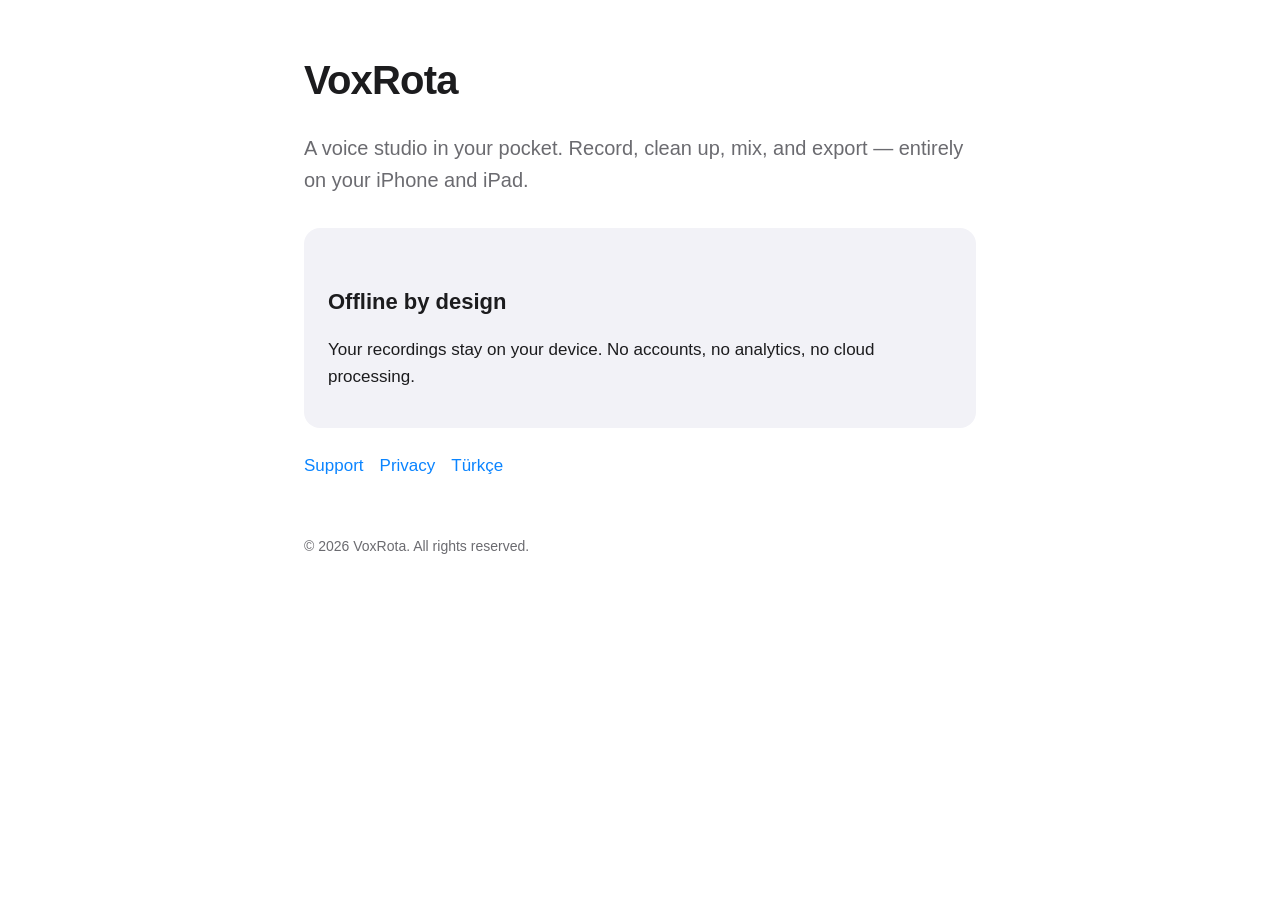
<file: index.html>
<!doctype html>
<html lang="en">
<head>
<meta charset="utf-8">
<meta name="viewport" content="width=device-width, initial-scale=1">
<title>VoxRota: Voice Studio</title>
<link rel="stylesheet" href="style.css">
</head>
<body>
<main>
  <h1>VoxRota</h1>
  <p class="lead">A voice studio in your pocket. Record, clean up, mix, and export — entirely on your iPhone and iPad.</p>
  <div class="card">
    <h2>Offline by design</h2>
    <p>Your recordings stay on your device. No accounts, no analytics, no cloud processing.</p>
  </div>
  <nav>
    <a href="support.html">Support</a>
    <a href="privacy.html">Privacy</a>
    <a href="tr/">Türkçe</a>
  </nav>
  <footer>© 2026 VoxRota. All rights reserved.</footer>
</main>
</body>
</html>
</file>
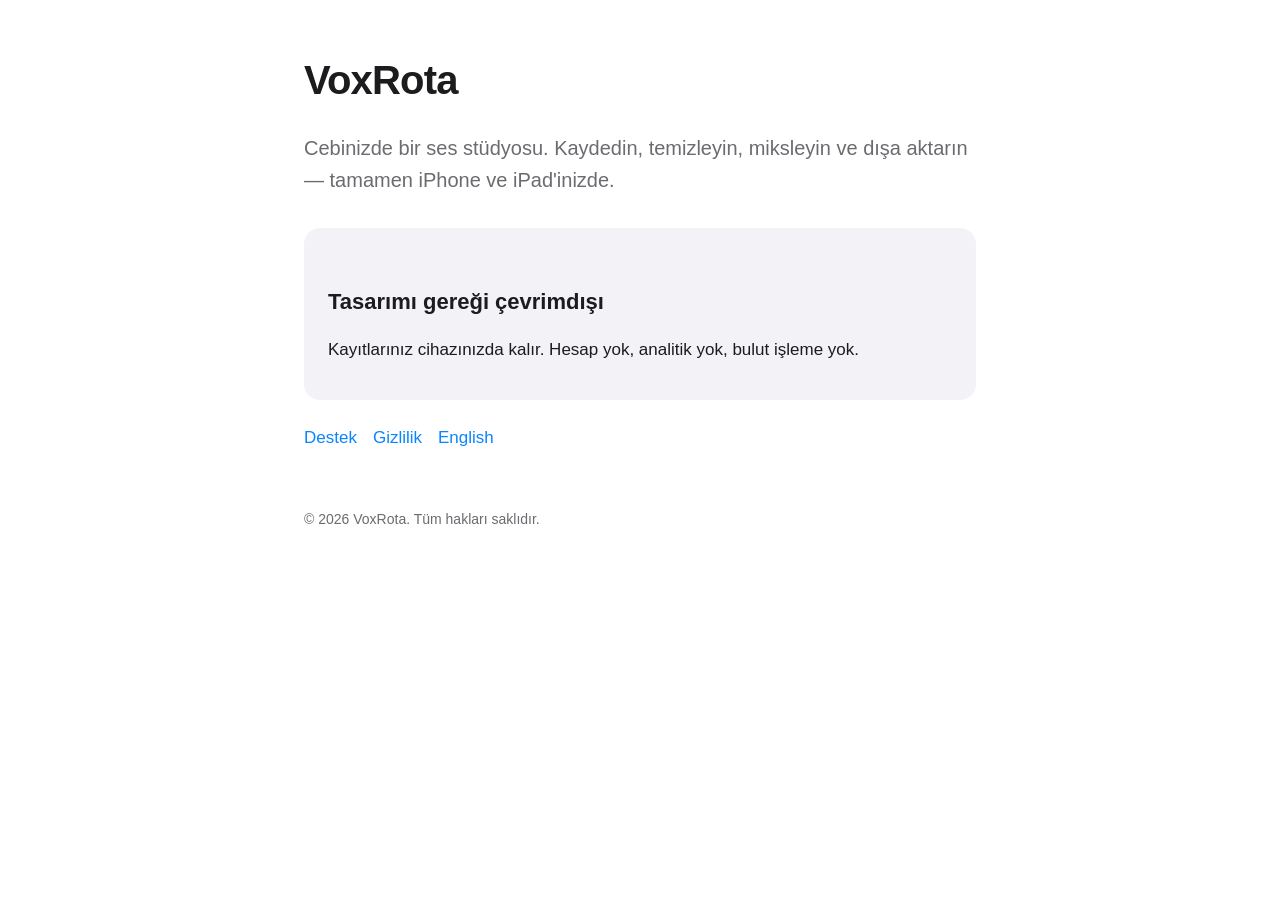
<file: tr/index.html>
<!doctype html>
<html lang="tr">
<head>
<meta charset="utf-8">
<meta name="viewport" content="width=device-width, initial-scale=1">
<title>VoxRota: Voice Studio</title>
<link rel="stylesheet" href="../style.css">
</head>
<body>
<main>
  <h1>VoxRota</h1>
  <p class="lead">Cebinizde bir ses stüdyosu. Kaydedin, temizleyin, miksleyin ve dışa aktarın — tamamen iPhone ve iPad'inizde.</p>
  <div class="card">
    <h2>Tasarımı gereği çevrimdışı</h2>
    <p>Kayıtlarınız cihazınızda kalır. Hesap yok, analitik yok, bulut işleme yok.</p>
  </div>
  <nav>
    <a href="support.html">Destek</a>
    <a href="privacy.html">Gizlilik</a>
    <a href="../index.html">English</a>
  </nav>
  <footer>© 2026 VoxRota. Tüm hakları saklıdır.</footer>
</main>
</body>
</html>
</file>
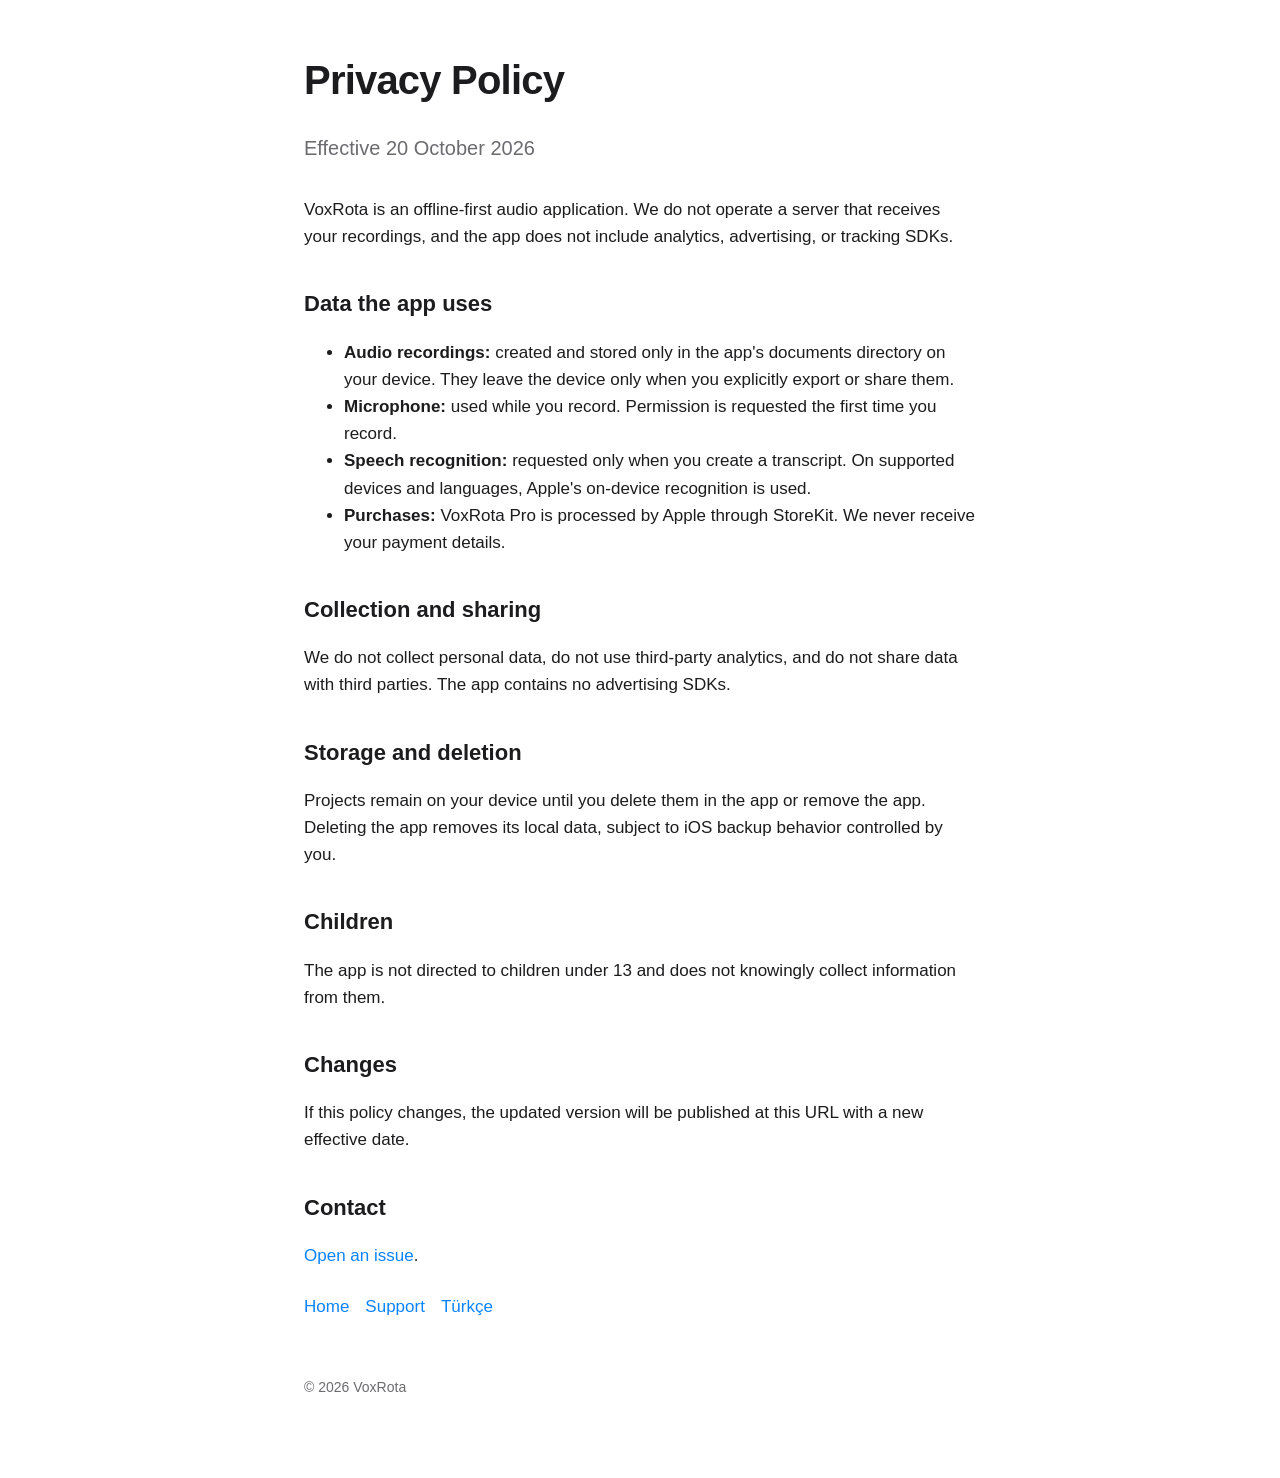
<file: privacy.html>
<!doctype html>
<html lang="en">
<head>
<meta charset="utf-8">
<meta name="viewport" content="width=device-width, initial-scale=1">
<title>Privacy — VoxRota</title>
<link rel="stylesheet" href="style.css">
</head>
<body>
<main>
  <h1>Privacy Policy</h1>
  <p class="lead">Effective 20 October 2026</p>
  <p>VoxRota is an offline-first audio application. We do not operate a server that receives your recordings, and the app does not include analytics, advertising, or tracking SDKs.</p>
  <h2>Data the app uses</h2>
  <ul>
    <li><strong>Audio recordings:</strong> created and stored only in the app's documents directory on your device. They leave the device only when you explicitly export or share them.</li>
    <li><strong>Microphone:</strong> used while you record. Permission is requested the first time you record.</li>
    <li><strong>Speech recognition:</strong> requested only when you create a transcript. On supported devices and languages, Apple's on-device recognition is used.</li>
    <li><strong>Purchases:</strong> VoxRota Pro is processed by Apple through StoreKit. We never receive your payment details.</li>
  </ul>
  <h2>Collection and sharing</h2>
  <p>We do not collect personal data, do not use third-party analytics, and do not share data with third parties. The app contains no advertising SDKs.</p>
  <h2>Storage and deletion</h2>
  <p>Projects remain on your device until you delete them in the app or remove the app. Deleting the app removes its local data, subject to iOS backup behavior controlled by you.</p>
  <h2>Children</h2>
  <p>The app is not directed to children under 13 and does not knowingly collect information from them.</p>
  <h2>Changes</h2>
  <p>If this policy changes, the updated version will be published at this URL with a new effective date.</p>
  <h2>Contact</h2>
  <p><a href="https://github.com/mehmetefeaytas/voxrota-site/issues">Open an issue</a>.</p>
  <nav><a href="index.html">Home</a><a href="support.html">Support</a><a href="tr/privacy.html">Türkçe</a></nav>
  <footer>© 2026 VoxRota</footer>
</main>
</body>
</html>
</file>
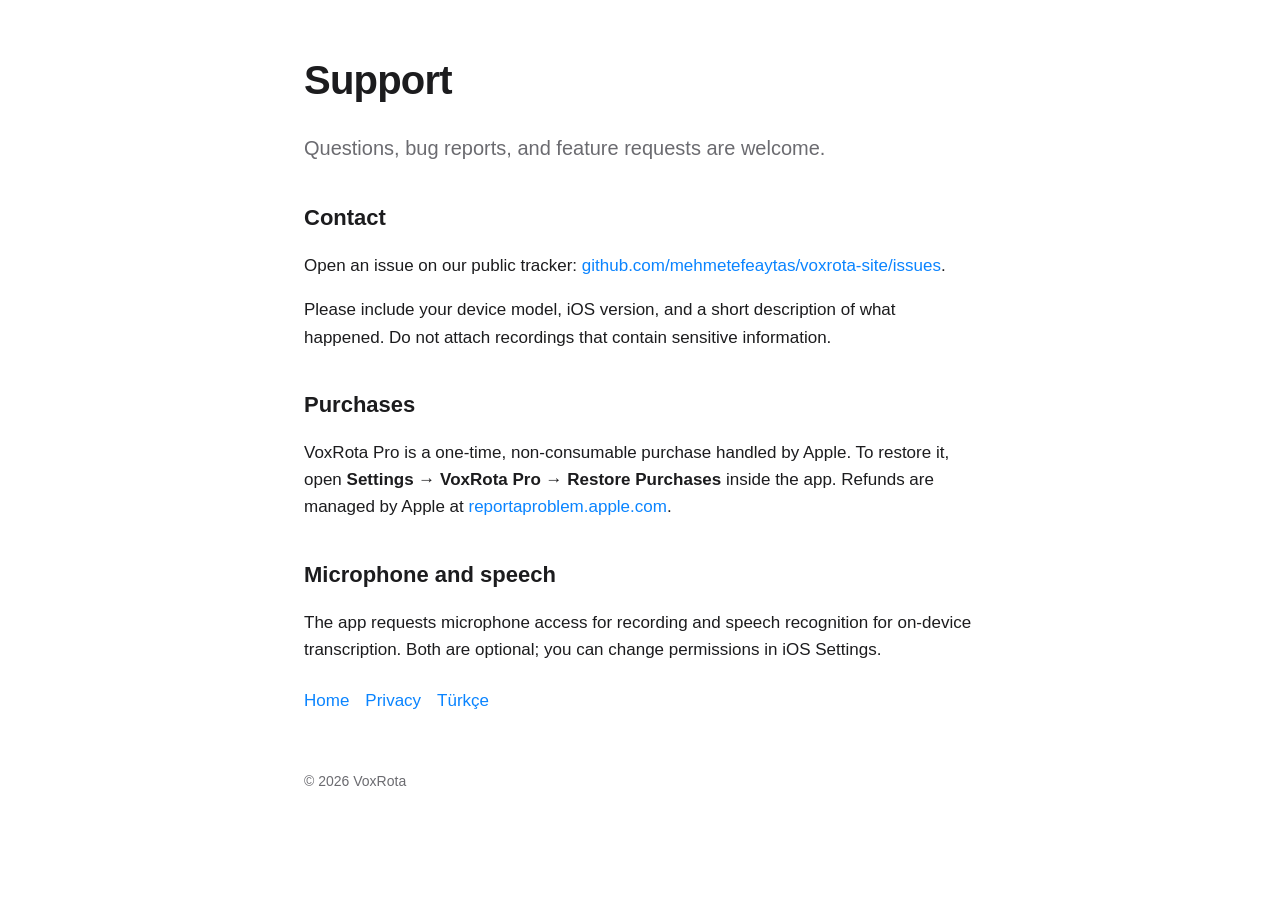
<file: support.html>
<!doctype html>
<html lang="en">
<head>
<meta charset="utf-8">
<meta name="viewport" content="width=device-width, initial-scale=1">
<title>Support — VoxRota</title>
<link rel="stylesheet" href="style.css">
</head>
<body>
<main>
  <h1>Support</h1>
  <p class="lead">Questions, bug reports, and feature requests are welcome.</p>
  <h2>Contact</h2>
  <p>Open an issue on our public tracker: <a href="https://github.com/mehmetefeaytas/voxrota-site/issues">github.com/mehmetefeaytas/voxrota-site/issues</a>.</p>
  <p>Please include your device model, iOS version, and a short description of what happened. Do not attach recordings that contain sensitive information.</p>
  <h2>Purchases</h2>
  <p>VoxRota Pro is a one-time, non-consumable purchase handled by Apple. To restore it, open <strong>Settings → VoxRota Pro → Restore Purchases</strong> inside the app. Refunds are managed by Apple at <a href="https://reportaproblem.apple.com">reportaproblem.apple.com</a>.</p>
  <h2>Microphone and speech</h2>
  <p>The app requests microphone access for recording and speech recognition for on-device transcription. Both are optional; you can change permissions in iOS Settings.</p>
  <nav><a href="index.html">Home</a><a href="privacy.html">Privacy</a><a href="tr/support.html">Türkçe</a></nav>
  <footer>© 2026 VoxRota</footer>
</main>
</body>
</html>
</file>
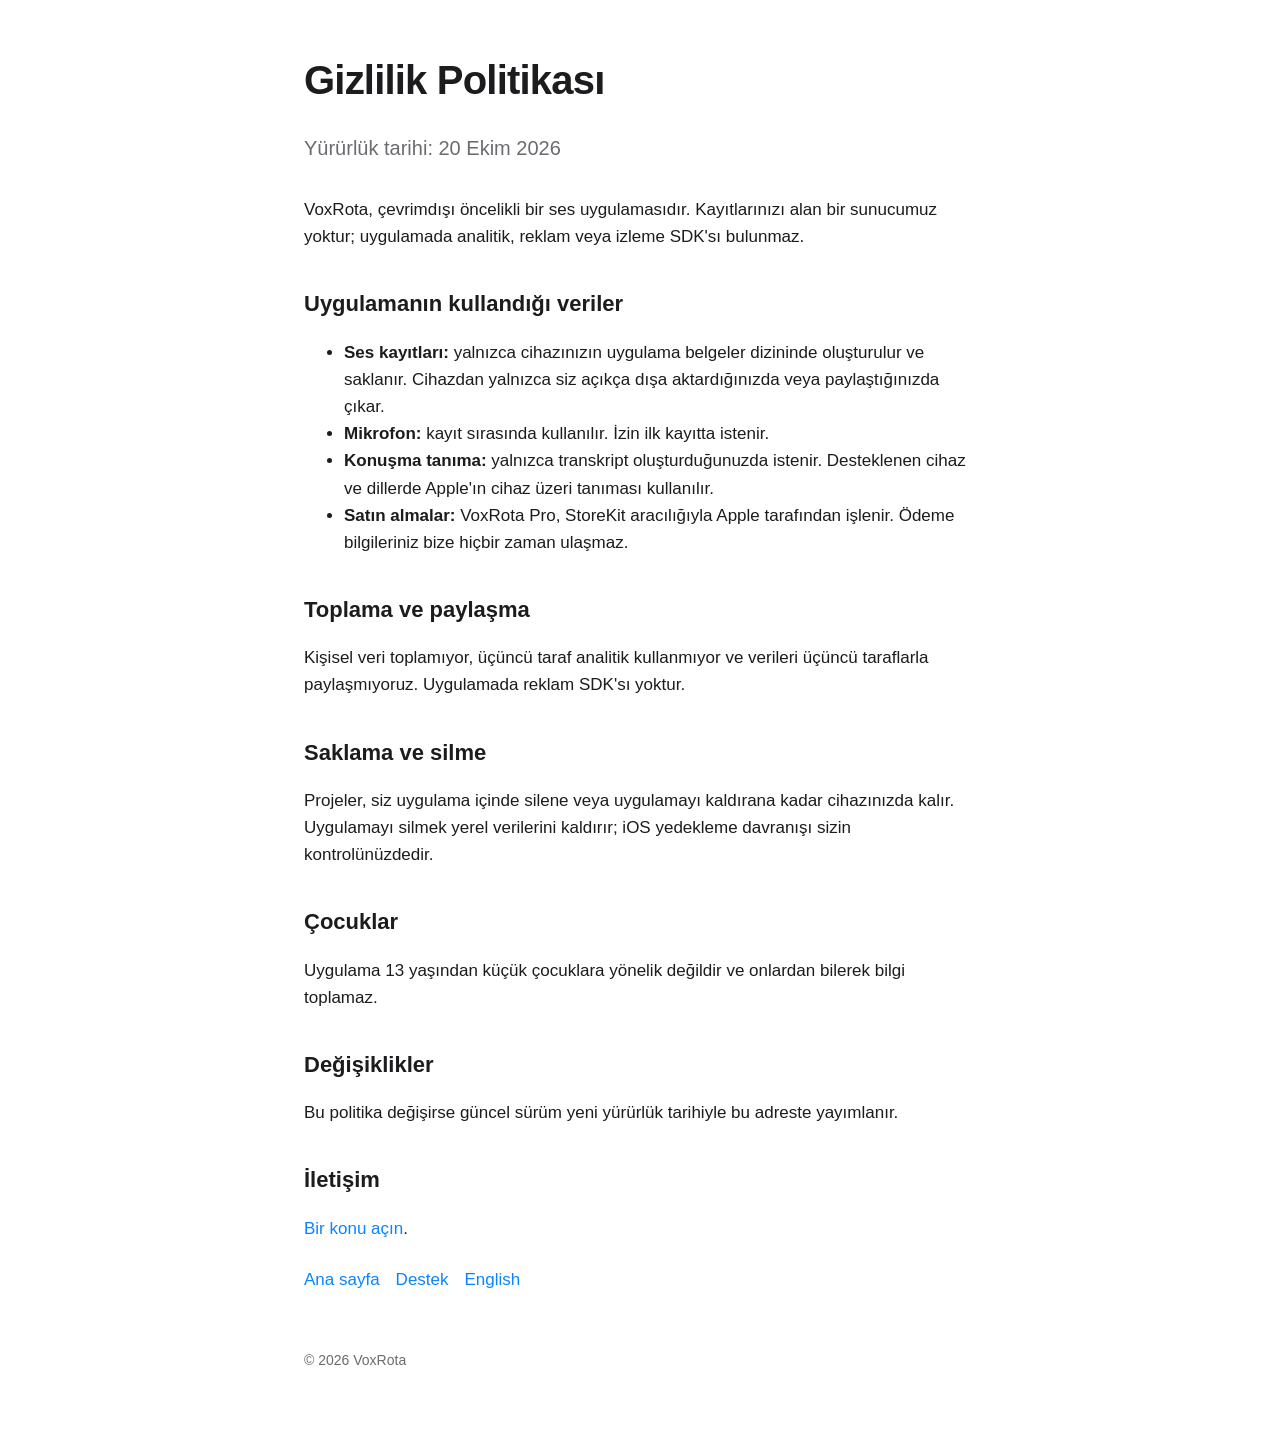
<file: tr/privacy.html>
<!doctype html>
<html lang="tr">
<head>
<meta charset="utf-8">
<meta name="viewport" content="width=device-width, initial-scale=1">
<title>Gizlilik — VoxRota</title>
<link rel="stylesheet" href="../style.css">
</head>
<body>
<main>
  <h1>Gizlilik Politikası</h1>
  <p class="lead">Yürürlük tarihi: 20 Ekim 2026</p>
  <p>VoxRota, çevrimdışı öncelikli bir ses uygulamasıdır. Kayıtlarınızı alan bir sunucumuz yoktur; uygulamada analitik, reklam veya izleme SDK'sı bulunmaz.</p>
  <h2>Uygulamanın kullandığı veriler</h2>
  <ul>
    <li><strong>Ses kayıtları:</strong> yalnızca cihazınızın uygulama belgeler dizininde oluşturulur ve saklanır. Cihazdan yalnızca siz açıkça dışa aktardığınızda veya paylaştığınızda çıkar.</li>
    <li><strong>Mikrofon:</strong> kayıt sırasında kullanılır. İzin ilk kayıtta istenir.</li>
    <li><strong>Konuşma tanıma:</strong> yalnızca transkript oluşturduğunuzda istenir. Desteklenen cihaz ve dillerde Apple'ın cihaz üzeri tanıması kullanılır.</li>
    <li><strong>Satın almalar:</strong> VoxRota Pro, StoreKit aracılığıyla Apple tarafından işlenir. Ödeme bilgileriniz bize hiçbir zaman ulaşmaz.</li>
  </ul>
  <h2>Toplama ve paylaşma</h2>
  <p>Kişisel veri toplamıyor, üçüncü taraf analitik kullanmıyor ve verileri üçüncü taraflarla paylaşmıyoruz. Uygulamada reklam SDK'sı yoktur.</p>
  <h2>Saklama ve silme</h2>
  <p>Projeler, siz uygulama içinde silene veya uygulamayı kaldırana kadar cihazınızda kalır. Uygulamayı silmek yerel verilerini kaldırır; iOS yedekleme davranışı sizin kontrolünüzdedir.</p>
  <h2>Çocuklar</h2>
  <p>Uygulama 13 yaşından küçük çocuklara yönelik değildir ve onlardan bilerek bilgi toplamaz.</p>
  <h2>Değişiklikler</h2>
  <p>Bu politika değişirse güncel sürüm yeni yürürlük tarihiyle bu adreste yayımlanır.</p>
  <h2>İletişim</h2>
  <p><a href="https://github.com/mehmetefeaytas/voxrota-site/issues">Bir konu açın</a>.</p>
  <nav><a href="index.html">Ana sayfa</a><a href="support.html">Destek</a><a href="../privacy.html">English</a></nav>
  <footer>© 2026 VoxRota</footer>
</main>
</body>
</html>
</file>
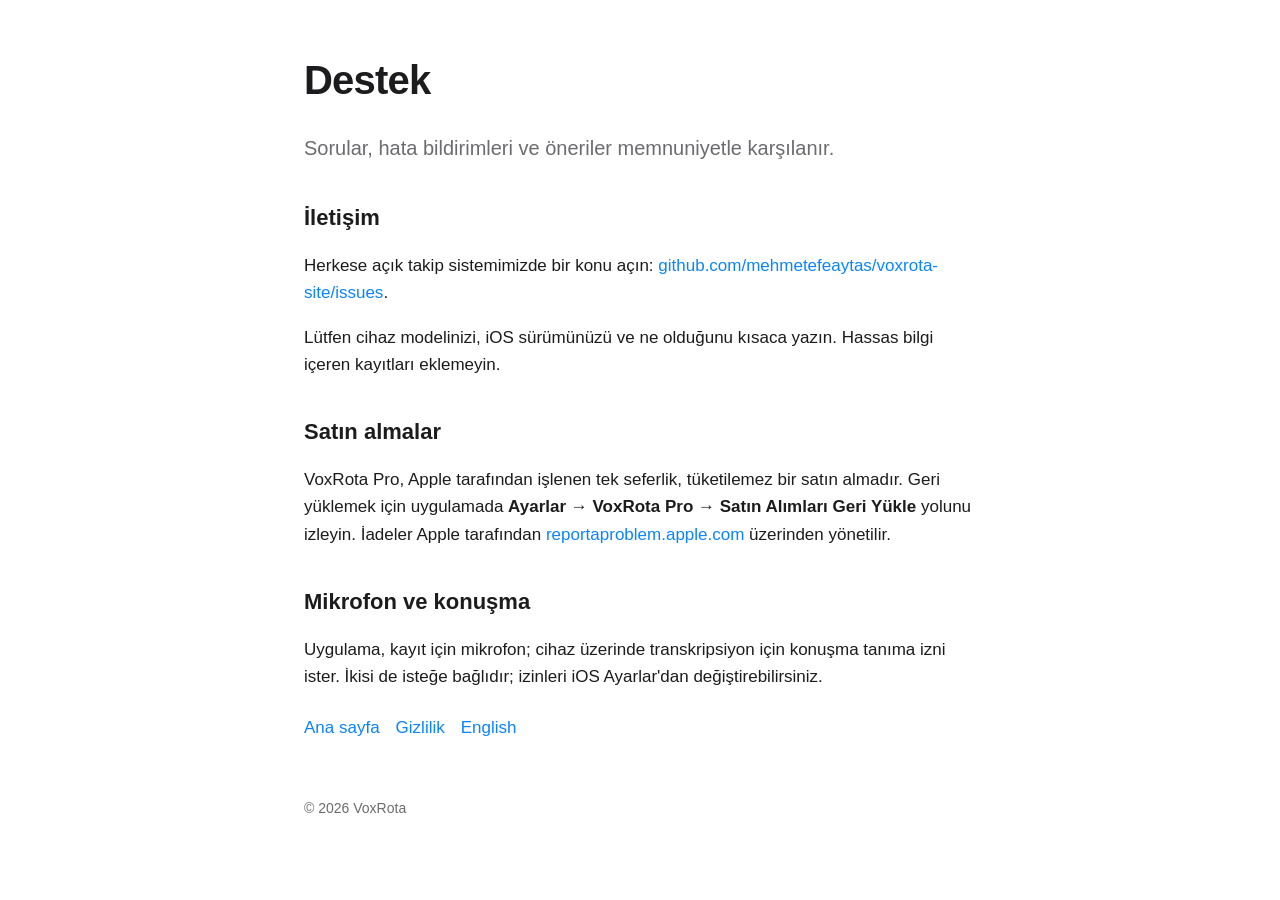
<file: tr/support.html>
<!doctype html>
<html lang="tr">
<head>
<meta charset="utf-8">
<meta name="viewport" content="width=device-width, initial-scale=1">
<title>Destek — VoxRota</title>
<link rel="stylesheet" href="../style.css">
</head>
<body>
<main>
  <h1>Destek</h1>
  <p class="lead">Sorular, hata bildirimleri ve öneriler memnuniyetle karşılanır.</p>
  <h2>İletişim</h2>
  <p>Herkese açık takip sistemimizde bir konu açın: <a href="https://github.com/mehmetefeaytas/voxrota-site/issues">github.com/mehmetefeaytas/voxrota-site/issues</a>.</p>
  <p>Lütfen cihaz modelinizi, iOS sürümünüzü ve ne olduğunu kısaca yazın. Hassas bilgi içeren kayıtları eklemeyin.</p>
  <h2>Satın almalar</h2>
  <p>VoxRota Pro, Apple tarafından işlenen tek seferlik, tüketilemez bir satın almadır. Geri yüklemek için uygulamada <strong>Ayarlar → VoxRota Pro → Satın Alımları Geri Yükle</strong> yolunu izleyin. İadeler Apple tarafından <a href="https://reportaproblem.apple.com">reportaproblem.apple.com</a> üzerinden yönetilir.</p>
  <h2>Mikrofon ve konuşma</h2>
  <p>Uygulama, kayıt için mikrofon; cihaz üzerinde transkripsiyon için konuşma tanıma izni ister. İkisi de isteğe bağlıdır; izinleri iOS Ayarlar'dan değiştirebilirsiniz.</p>
  <nav><a href="index.html">Ana sayfa</a><a href="privacy.html">Gizlilik</a><a href="../support.html">English</a></nav>
  <footer>© 2026 VoxRota</footer>
</main>
</body>
</html>
</file>
<file: style.css>
:root { color-scheme: light dark; --fg:#1c1c1e; --bg:#ffffff; --muted:#6b6b70; --accent:#0a84ff; --card:#f2f2f7; }
@media (prefers-color-scheme: dark) { :root { --fg:#f2f2f7; --bg:#000000; --muted:#a1a1a6; --card:#1c1c1e; } }
* { box-sizing: border-box; }
body { margin:0; font: 17px/1.6 -apple-system, BlinkMacSystemFont, "Segoe UI", sans-serif; color:var(--fg); background:var(--bg); }
main { max-width: 720px; margin: 0 auto; padding: 48px 24px 80px; }
h1 { font-size: 40px; letter-spacing: -0.02em; margin: 0 0 8px; }
h2 { font-size: 22px; margin: 36px 0 8px; }
p, li { color: var(--fg); }
.lead { color: var(--muted); font-size: 20px; margin-bottom: 32px; }
nav { display:flex; gap:16px; flex-wrap:wrap; margin: 24px 0 0; }
a { color: var(--accent); text-decoration: none; }
a:hover { text-decoration: underline; }
.card { background: var(--card); border-radius: 16px; padding: 20px 24px; margin: 24px 0; }
footer { margin-top: 56px; color: var(--muted); font-size: 14px; }
code { font-size: 15px; }
</file>
